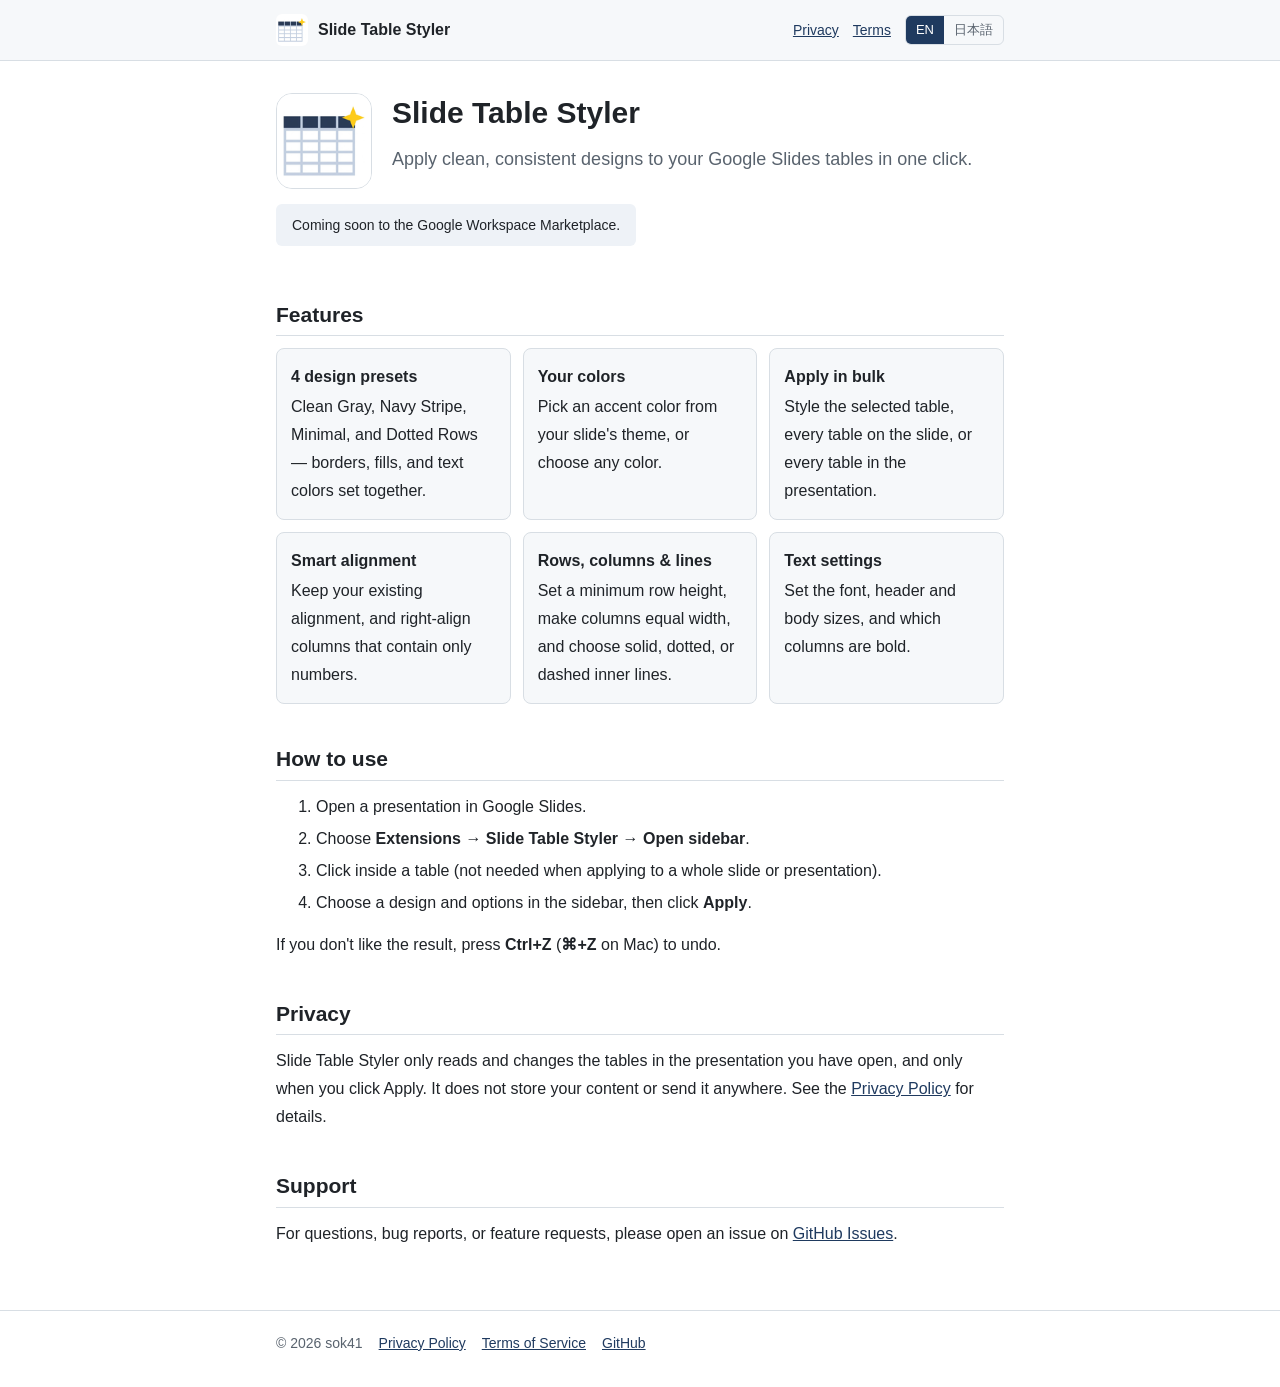
<file: docs/index.html>
<!doctype html>
<html lang="en">
<head>
<meta charset="utf-8">
<meta name="viewport" content="width=device-width, initial-scale=1">
<title>Slide Table Styler</title>
<meta name="description" content="Slide Table Styler is a Google Slides add-on that applies clean, consistent designs to your tables in one click.">
<link rel="icon" href="assets/icon-128.png">
<link rel="stylesheet" href="style.css">
<script src="lang.js"></script>
</head>
<body>
<header class="site">
  <div class="wrap">
    <a class="brand" href="./"><img src="assets/icon-128.png" alt="">Slide Table Styler</a>
    <nav class="site" aria-label="Site">
      <a href="privacy.html"><span lang="en">Privacy</span><span lang="ja">プライバシー</span></a>
      <a href="terms.html"><span lang="en">Terms</span><span lang="ja">利用規約</span></a>
      <span class="lang-switch" role="group" aria-label="Language">
        <button type="button" data-lang="en" aria-pressed="true">EN</button>
        <button type="button" data-lang="ja" aria-pressed="false">日本語</button>
      </span>
    </nav>
  </div>
</header>

<main class="wrap">
  <!-- ===== English ===== -->
  <div lang="en">
    <div class="hero">
      <img src="assets/icon-128.png" alt="Slide Table Styler icon">
      <div>
        <h1>Slide Table Styler</h1>
        <p class="lead">Apply clean, consistent designs to your Google Slides tables in one click.</p>
      </div>
    </div>
    <p class="cta">Coming soon to the Google Workspace Marketplace.</p>

    <h2>Features</h2>
    <ul class="features">
      <li><strong>4 design presets</strong>Clean Gray, Navy Stripe, Minimal, and Dotted Rows — borders, fills, and text colors set together.</li>
      <li><strong>Your colors</strong>Pick an accent color from your slide's theme, or choose any color.</li>
      <li><strong>Apply in bulk</strong>Style the selected table, every table on the slide, or every table in the presentation.</li>
      <li><strong>Smart alignment</strong>Keep your existing alignment, and right-align columns that contain only numbers.</li>
      <li><strong>Rows, columns &amp; lines</strong>Set a minimum row height, make columns equal width, and choose solid, dotted, or dashed inner lines.</li>
      <li><strong>Text settings</strong>Set the font, header and body sizes, and which columns are bold.</li>
    </ul>

    <h2>How to use</h2>
    <ol>
      <li>Open a presentation in Google Slides.</li>
      <li>Choose <strong>Extensions → Slide Table Styler → Open sidebar</strong>.</li>
      <li>Click inside a table (not needed when applying to a whole slide or presentation).</li>
      <li>Choose a design and options in the sidebar, then click <strong>Apply</strong>.</li>
    </ol>
    <p>If you don't like the result, press <strong>Ctrl+Z</strong> (<strong>⌘+Z</strong> on Mac) to undo.</p>

    <h2>Privacy</h2>
    <p>Slide Table Styler only reads and changes the tables in the presentation you have open, and only when you click Apply. It does not store your content or send it anywhere. See the <a href="privacy.html">Privacy Policy</a> for details.</p>

    <h2>Support</h2>
    <p>For questions, bug reports, or feature requests, please open an issue on <a href="https://github.com/sok41/slide-table-styler/issues">GitHub Issues</a>.</p>
  </div>

  <!-- ===== 日本語 ===== -->
  <div lang="ja">
    <div class="hero">
      <img src="assets/icon-128.png" alt="Slide Table Styler のアイコン">
      <div>
        <h1>Slide Table Styler</h1>
        <p class="lead">Googleスライドの表に、整ったデザインをワンクリックで適用するアドオンです。</p>
      </div>
    </div>
    <p class="cta">Google Workspace Marketplace で公開予定です。</p>

    <h2>できること</h2>
    <ul class="features">
      <li><strong>4つのデザイン</strong>クリーン・グレー、ネイビー・ストライプ、ミニマル、ドット区切り。罫線・背景色・文字色をまとめて設定します。</li>
      <li><strong>好きな色に</strong>スライドのテーマの色から選ぶか、好きな色を指定できます。</li>
      <li><strong>まとめて適用</strong>選択中の表、スライド内のすべての表、プレゼンテーション全体の表から選べます。</li>
      <li><strong>揃えを自動で</strong>今の揃えを残したまま、数値だけの列を右揃えにできます。</li>
      <li><strong>行・列と罫線</strong>行の高さの最小値、列幅の均等化、内側の罫線の実線・点線・破線を選べます。</li>
      <li><strong>文字の設定</strong>フォント、見出しと本文の文字サイズ、太字にする列を指定できます。</li>
    </ul>

    <h2>使い方</h2>
    <ol>
      <li>Googleスライドでプレゼンテーションを開きます。</li>
      <li><strong>拡張機能 → Slide Table Styler → サイドバーを開く</strong> を選びます。</li>
      <li>表の中をクリックします（スライド全体・プレゼンテーション全体に適用する場合は不要です）。</li>
      <li>サイドバーでデザインと設定を選び、<strong>適用</strong> を押します。</li>
    </ol>
    <p>元に戻したいときは <strong>Ctrl+Z</strong>（Mac は <strong>⌘+Z</strong>）を押してください。</p>

    <h2>プライバシー</h2>
    <p>Slide Table Styler は、「適用」を押したときに、開いているプレゼンテーションの表だけを読み取って変更します。内容を保存したり、外部に送信したりすることはありません。詳しくは<a href="privacy.html">プライバシーポリシー</a>をご覧ください。</p>

    <h2>サポート</h2>
    <p>ご質問・不具合の報告・機能の要望は、<a href="https://github.com/sok41/slide-table-styler/issues">GitHub Issues</a> にお寄せください。</p>
  </div>
</main>

<footer class="site">
  <div class="wrap">
    <span>© 2026 sok41</span>
    <a href="privacy.html"><span lang="en">Privacy Policy</span><span lang="ja">プライバシーポリシー</span></a>
    <a href="terms.html"><span lang="en">Terms of Service</span><span lang="ja">利用規約</span></a>
    <a href="https://github.com/sok41/slide-table-styler">GitHub</a>
  </div>
</footer>
</body>
</html>
</file>
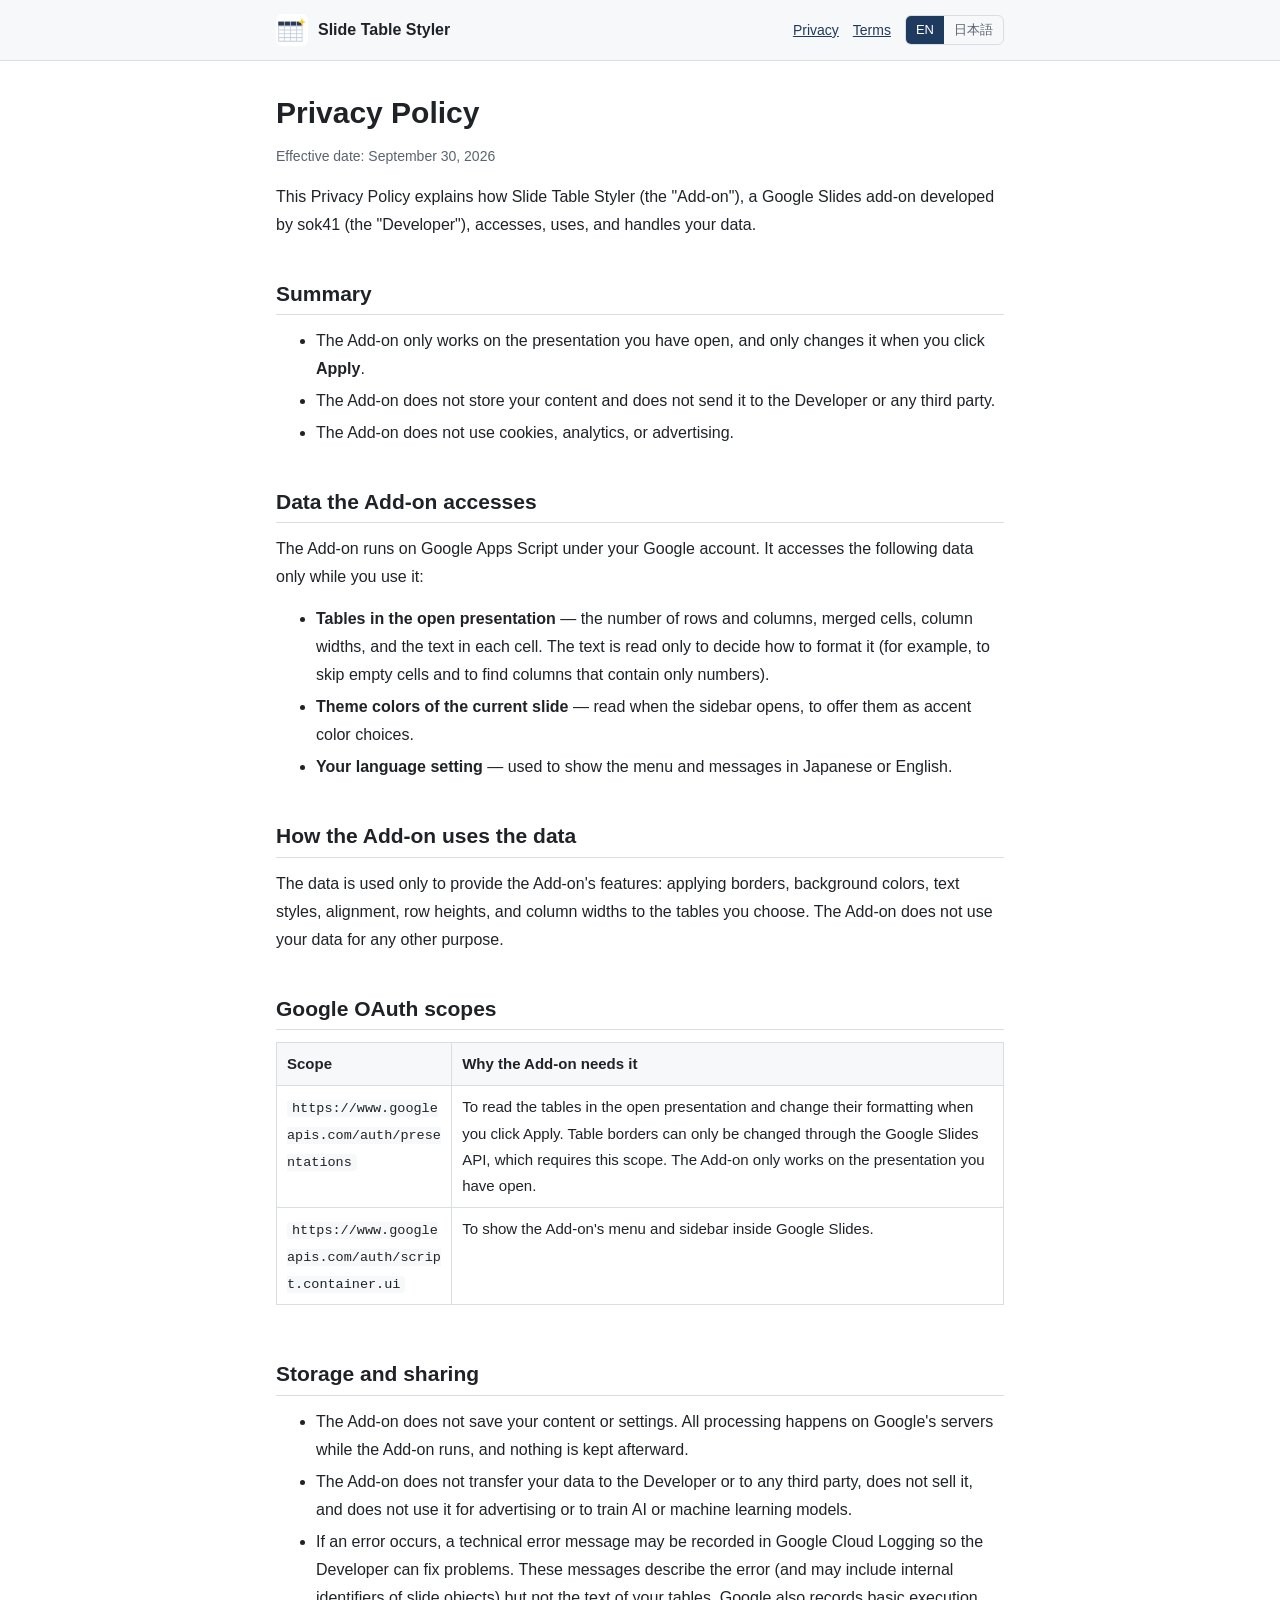
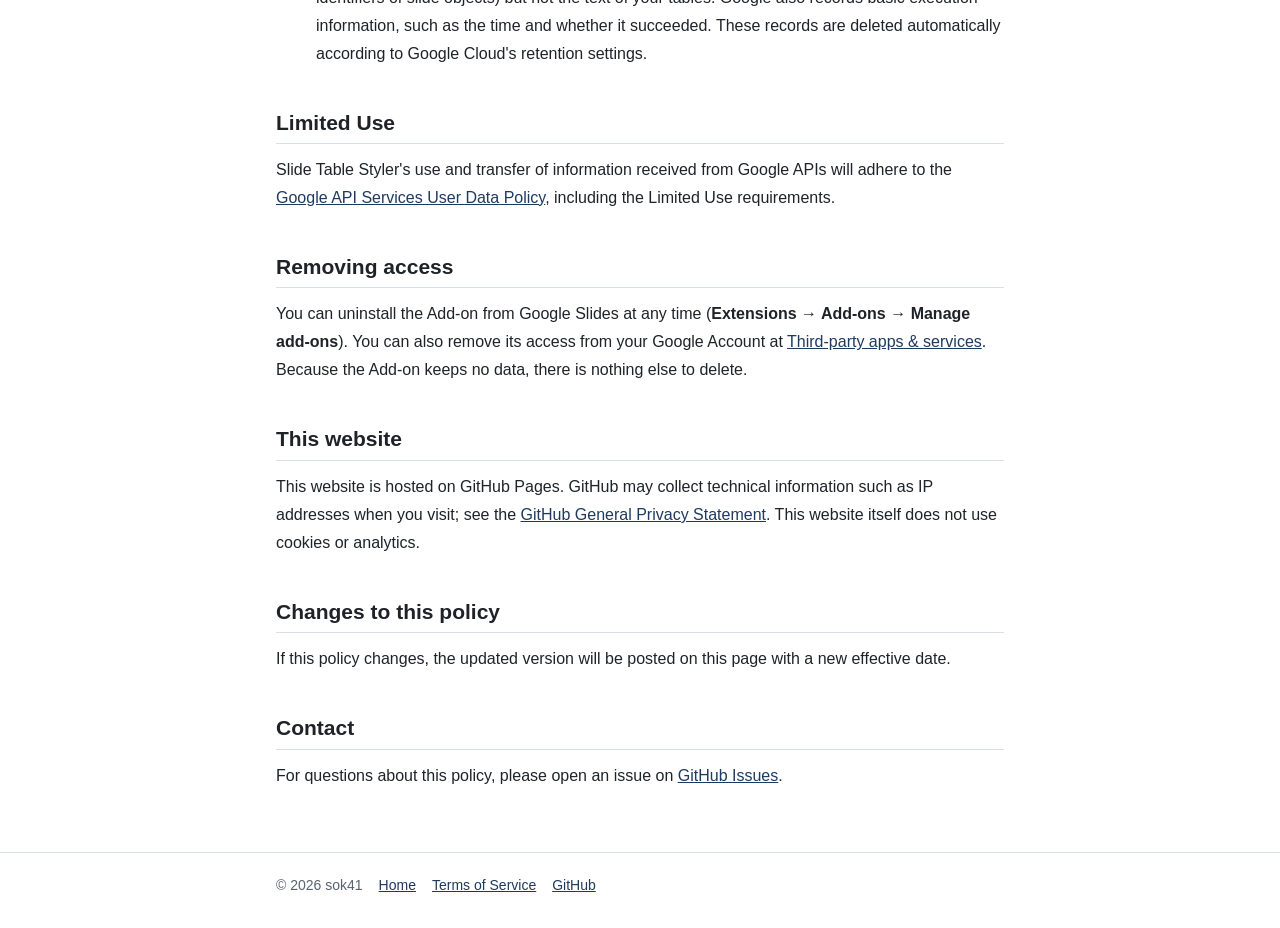
<file: docs/privacy.html>
<!doctype html>
<html lang="en">
<head>
<meta charset="utf-8">
<meta name="viewport" content="width=device-width, initial-scale=1">
<title>Privacy Policy – Slide Table Styler</title>
<meta name="description" content="How Slide Table Styler, a Google Slides add-on, accesses and handles your data.">
<link rel="icon" href="assets/icon-128.png">
<link rel="stylesheet" href="style.css">
<script src="lang.js"></script>
</head>
<body>
<header class="site">
  <div class="wrap">
    <a class="brand" href="./"><img src="assets/icon-128.png" alt="">Slide Table Styler</a>
    <nav class="site" aria-label="Site">
      <a href="privacy.html" aria-current="page"><span lang="en">Privacy</span><span lang="ja">プライバシー</span></a>
      <a href="terms.html"><span lang="en">Terms</span><span lang="ja">利用規約</span></a>
      <span class="lang-switch" role="group" aria-label="Language">
        <button type="button" data-lang="en" aria-pressed="true">EN</button>
        <button type="button" data-lang="ja" aria-pressed="false">日本語</button>
      </span>
    </nav>
  </div>
</header>

<main class="wrap">
  <!-- ===== English ===== -->
  <div lang="en">
    <h1>Privacy Policy</h1>
    <p class="meta">Effective date: September 30, 2026</p>
    <p>This Privacy Policy explains how Slide Table Styler (the "Add-on"), a Google Slides add-on developed by sok41 (the "Developer"), accesses, uses, and handles your data.</p>

    <h2>Summary</h2>
    <ul>
      <li>The Add-on only works on the presentation you have open, and only changes it when you click <strong>Apply</strong>.</li>
      <li>The Add-on does not store your content and does not send it to the Developer or any third party.</li>
      <li>The Add-on does not use cookies, analytics, or advertising.</li>
    </ul>

    <h2>Data the Add-on accesses</h2>
    <p>The Add-on runs on Google Apps Script under your Google account. It accesses the following data only while you use it:</p>
    <ul>
      <li><strong>Tables in the open presentation</strong> — the number of rows and columns, merged cells, column widths, and the text in each cell. The text is read only to decide how to format it (for example, to skip empty cells and to find columns that contain only numbers).</li>
      <li><strong>Theme colors of the current slide</strong> — read when the sidebar opens, to offer them as accent color choices.</li>
      <li><strong>Your language setting</strong> — used to show the menu and messages in Japanese or English.</li>
    </ul>

    <h2>How the Add-on uses the data</h2>
    <p>The data is used only to provide the Add-on's features: applying borders, background colors, text styles, alignment, row heights, and column widths to the tables you choose. The Add-on does not use your data for any other purpose.</p>

    <h2>Google OAuth scopes</h2>
    <div class="table-scroll">
      <table class="scopes">
        <thead><tr><th>Scope</th><th>Why the Add-on needs it</th></tr></thead>
        <tbody>
          <tr>
            <td><code>https://www.googleapis.com/auth/presentations</code></td>
            <td>To read the tables in the open presentation and change their formatting when you click Apply. Table borders can only be changed through the Google Slides API, which requires this scope. The Add-on only works on the presentation you have open.</td>
          </tr>
          <tr>
            <td><code>https://www.googleapis.com/auth/script.container.ui</code></td>
            <td>To show the Add-on's menu and sidebar inside Google Slides.</td>
          </tr>
        </tbody>
      </table>
    </div>

    <h2>Storage and sharing</h2>
    <ul>
      <li>The Add-on does not save your content or settings. All processing happens on Google's servers while the Add-on runs, and nothing is kept afterward.</li>
      <li>The Add-on does not transfer your data to the Developer or to any third party, does not sell it, and does not use it for advertising or to train AI or machine learning models.</li>
      <li>If an error occurs, a technical error message may be recorded in Google Cloud Logging so the Developer can fix problems. These messages describe the error (and may include internal identifiers of slide objects) but not the text of your tables. Google also records basic execution information, such as the time and whether it succeeded. These records are deleted automatically according to Google Cloud's retention settings.</li>
    </ul>

    <h2>Limited Use</h2>
    <p>Slide Table Styler's use and transfer of information received from Google APIs will adhere to the <a href="https://developers.google.com/terms/api-services-user-data-policy">Google API Services User Data Policy</a>, including the Limited Use requirements.</p>

    <h2>Removing access</h2>
    <p>You can uninstall the Add-on from Google Slides at any time (<strong>Extensions → Add-ons → Manage add-ons</strong>). You can also remove its access from your Google Account at <a href="https://myaccount.google.com/connections">Third-party apps &amp; services</a>. Because the Add-on keeps no data, there is nothing else to delete.</p>

    <h2>This website</h2>
    <p>This website is hosted on GitHub Pages. GitHub may collect technical information such as IP addresses when you visit; see the <a href="https://docs.github.com/en/site-policy/privacy-policies/github-general-privacy-statement">GitHub General Privacy Statement</a>. This website itself does not use cookies or analytics.</p>

    <h2>Changes to this policy</h2>
    <p>If this policy changes, the updated version will be posted on this page with a new effective date.</p>

    <h2>Contact</h2>
    <p>For questions about this policy, please open an issue on <a href="https://github.com/sok41/slide-table-styler/issues">GitHub Issues</a>.</p>
  </div>

  <!-- ===== 日本語 ===== -->
  <div lang="ja">
    <h1>プライバシーポリシー</h1>
    <p class="meta">施行日：2026年9月30日</p>
    <p>このプライバシーポリシーは、sok41（以下「開発者」）が提供する Googleスライドのアドオン Slide Table Styler（以下「本アドオン」）が、データにどのようにアクセスし、どのように扱うかを説明するものです。</p>

    <h2>概要</h2>
    <ul>
      <li>本アドオンは、開いているプレゼンテーションだけを対象にし、<strong>「適用」</strong>を押したときにだけ変更します。</li>
      <li>本アドオンは、内容を保存せず、開発者や第三者に送信しません。</li>
      <li>本アドオンは、Cookie、アクセス解析、広告を使いません。</li>
    </ul>

    <h2>本アドオンがアクセスするデータ</h2>
    <p>本アドオンは、利用者の Google アカウントのもとで Google Apps Script 上で動作し、利用中に限り次のデータにアクセスします。</p>
    <ul>
      <li><strong>開いているプレゼンテーションの表</strong>：行と列の数、結合したセル、列幅、各セルの文字。文字は書式の決め方にだけ使います（空のセルを飛ばす、数値だけの列を見つけるなど）。</li>
      <li><strong>表示中のスライドのテーマの色</strong>：サイドバーを開いたときに読み取り、アクセントカラーの候補として表示します。</li>
      <li><strong>言語の設定</strong>：メニューやメッセージを日本語・英語のどちらで表示するかを決めるために使います。</li>
    </ul>

    <h2>データの利用目的</h2>
    <p>データは、本アドオンの機能（選んだ表に罫線・背景色・文字の書式・揃え・行の高さ・列幅を適用すること）を提供するためにだけ使います。それ以外の目的には使いません。</p>

    <h2>Google OAuth のスコープ</h2>
    <div class="table-scroll">
      <table class="scopes">
        <thead><tr><th>スコープ</th><th>必要な理由</th></tr></thead>
        <tbody>
          <tr>
            <td><code>https://www.googleapis.com/auth/presentations</code></td>
            <td>「適用」を押したときに、開いているプレゼンテーションの表を読み取り、書式を変更するため。表の罫線は Google Slides API でしか変更できず、この API にはこのスコープが必要です。本アドオンは開いているプレゼンテーションだけを対象にします。</td>
          </tr>
          <tr>
            <td><code>https://www.googleapis.com/auth/script.container.ui</code></td>
            <td>Googleスライドの中に、本アドオンのメニューとサイドバーを表示するため。</td>
          </tr>
        </tbody>
      </table>
    </div>

    <h2>保存と共有</h2>
    <ul>
      <li>本アドオンは、内容や設定を保存しません。処理は本アドオンの実行中に Google のサーバー上で行われ、終了後に何も残しません。</li>
      <li>本アドオンは、データを開発者や第三者に送信せず、販売せず、広告や AI・機械学習モデルの学習に使いません。</li>
      <li>エラーが起きた場合、開発者が不具合を直すために、技術的なエラーメッセージが Google Cloud Logging に記録されることがあります。これはエラーの内容を示すもので（スライド内のオブジェクトの内部 ID を含むことがあります）、表の文字は含みません。また Google は、実行日時や成功・失敗などの基本的な実行情報を記録します。これらの記録は Google Cloud の保持期間の設定に従って自動で削除されます。</li>
    </ul>

    <h2>Limited Use（利用の制限）</h2>
    <p>Slide Table Styler による Google API から受け取った情報の利用と転送は、Limited Use の要件を含む <a href="https://developers.google.com/terms/api-services-user-data-policy">Google API サービスのユーザーデータに関するポリシー</a>に従います。</p>

    <h2>アクセス権の削除</h2>
    <p>本アドオンは、Googleスライドの <strong>拡張機能 → アドオン → アドオンを管理</strong> からいつでもアンインストールできます。また、Google アカウントの<a href="https://myaccount.google.com/connections">サードパーティのアプリとサービス</a>からアクセス権を削除できます。本アドオンはデータを保存しないため、ほかに削除が必要なものはありません。</p>

    <h2>このウェブサイトについて</h2>
    <p>このウェブサイトは GitHub Pages で公開しています。閲覧時に GitHub が IP アドレスなどの技術的な情報を収集することがあります。詳しくは <a href="https://docs.github.com/ja/site-policy/privacy-policies/github-general-privacy-statement">GitHub のプライバシーに関する声明</a>をご覧ください。このウェブサイト自体は、Cookie やアクセス解析を使いません。</p>

    <h2>このポリシーの変更</h2>
    <p>このポリシーを変更する場合は、新しい施行日とともにこのページに掲載します。</p>

    <h2>お問い合わせ</h2>
    <p>このポリシーについてのご質問は、<a href="https://github.com/sok41/slide-table-styler/issues">GitHub Issues</a> にお寄せください。</p>
  </div>
</main>

<footer class="site">
  <div class="wrap">
    <span>© 2026 sok41</span>
    <a href="./"><span lang="en">Home</span><span lang="ja">ホーム</span></a>
    <a href="terms.html"><span lang="en">Terms of Service</span><span lang="ja">利用規約</span></a>
    <a href="https://github.com/sok41/slide-table-styler">GitHub</a>
  </div>
</footer>
</body>
</html>
</file>
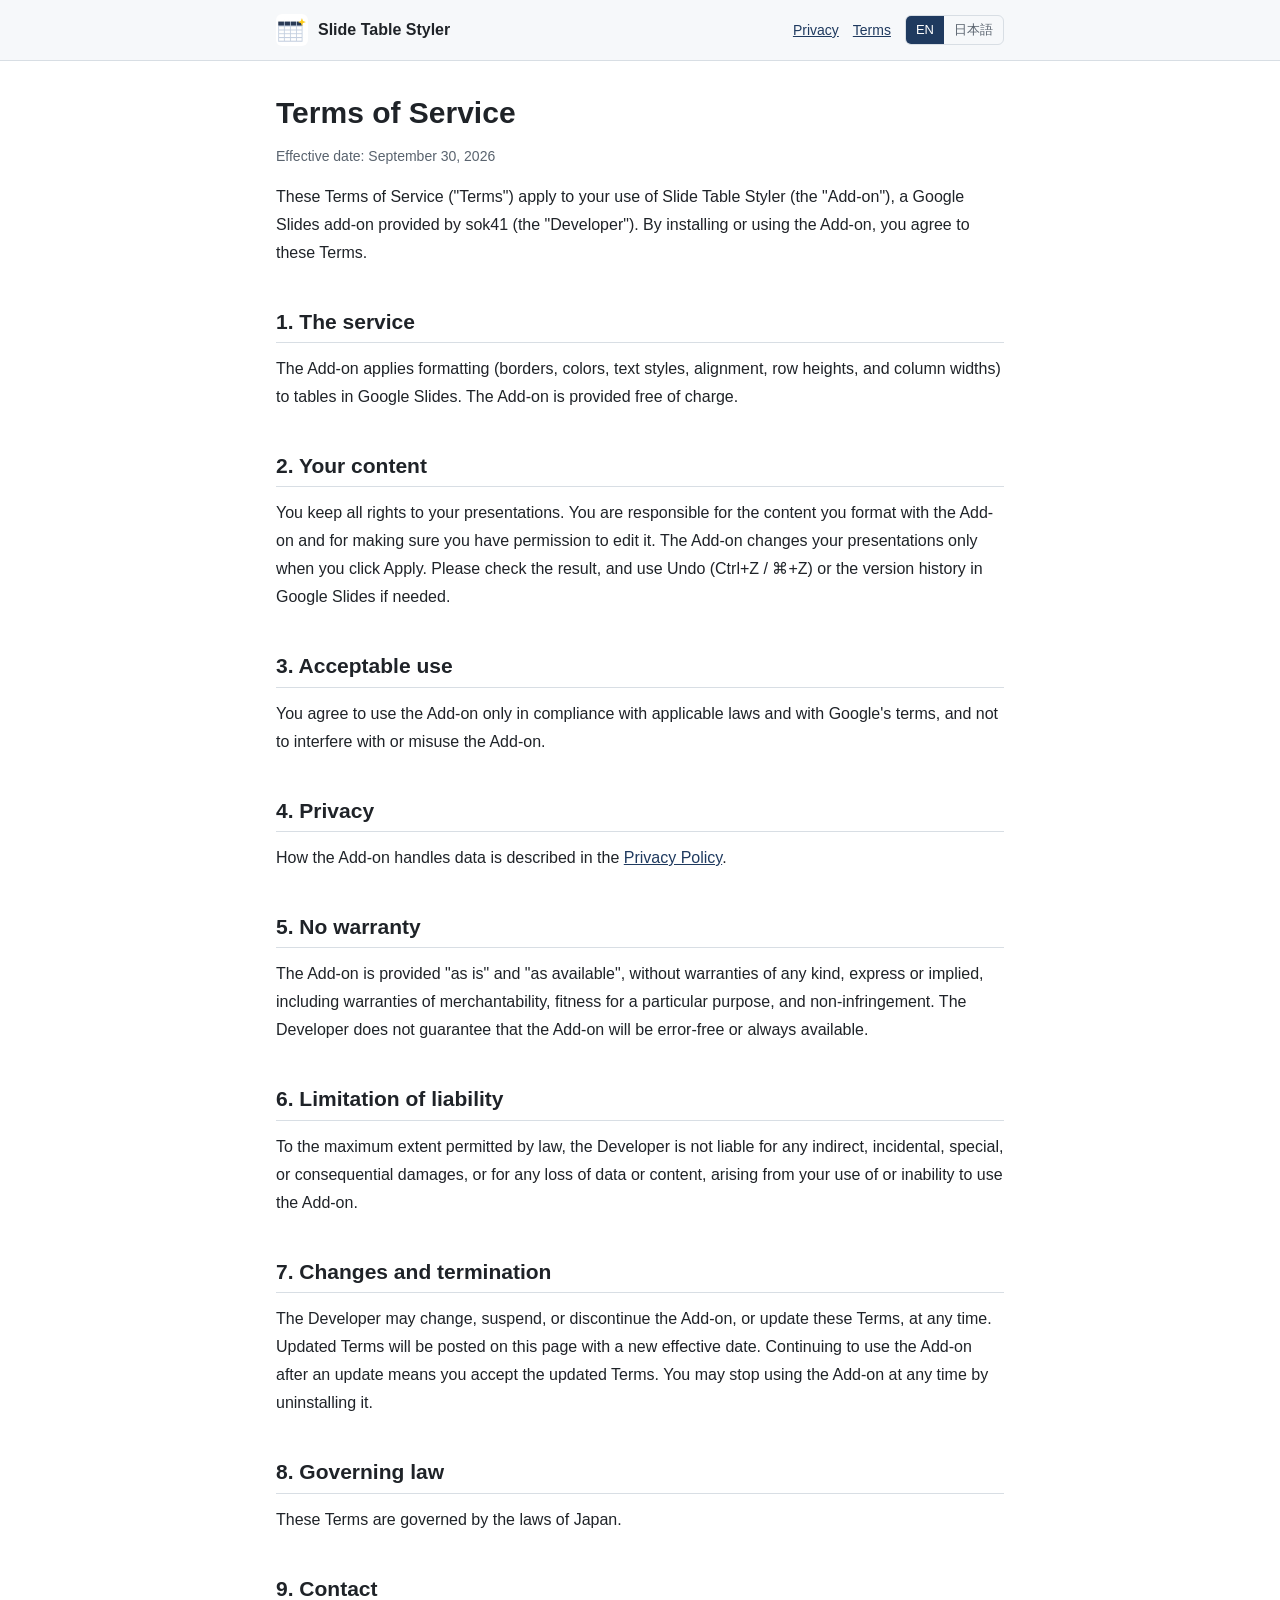
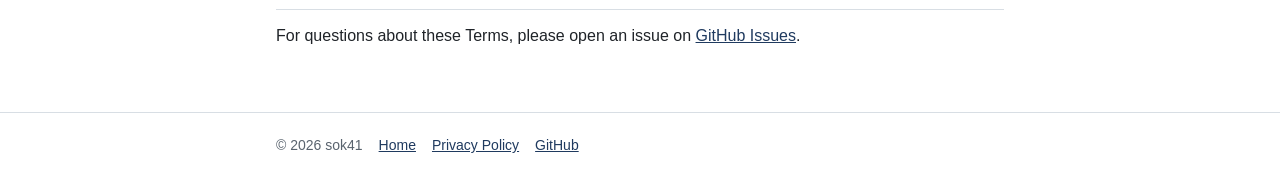
<file: docs/terms.html>
<!doctype html>
<html lang="en">
<head>
<meta charset="utf-8">
<meta name="viewport" content="width=device-width, initial-scale=1">
<title>Terms of Service – Slide Table Styler</title>
<meta name="description" content="Terms of Service for Slide Table Styler, a Google Slides add-on.">
<link rel="icon" href="assets/icon-128.png">
<link rel="stylesheet" href="style.css">
<script src="lang.js"></script>
</head>
<body>
<header class="site">
  <div class="wrap">
    <a class="brand" href="./"><img src="assets/icon-128.png" alt="">Slide Table Styler</a>
    <nav class="site" aria-label="Site">
      <a href="privacy.html"><span lang="en">Privacy</span><span lang="ja">プライバシー</span></a>
      <a href="terms.html" aria-current="page"><span lang="en">Terms</span><span lang="ja">利用規約</span></a>
      <span class="lang-switch" role="group" aria-label="Language">
        <button type="button" data-lang="en" aria-pressed="true">EN</button>
        <button type="button" data-lang="ja" aria-pressed="false">日本語</button>
      </span>
    </nav>
  </div>
</header>

<main class="wrap">
  <!-- ===== English ===== -->
  <div lang="en">
    <h1>Terms of Service</h1>
    <p class="meta">Effective date: September 30, 2026</p>
    <p>These Terms of Service ("Terms") apply to your use of Slide Table Styler (the "Add-on"), a Google Slides add-on provided by sok41 (the "Developer"). By installing or using the Add-on, you agree to these Terms.</p>

    <h2>1. The service</h2>
    <p>The Add-on applies formatting (borders, colors, text styles, alignment, row heights, and column widths) to tables in Google Slides. The Add-on is provided free of charge.</p>

    <h2>2. Your content</h2>
    <p>You keep all rights to your presentations. You are responsible for the content you format with the Add-on and for making sure you have permission to edit it. The Add-on changes your presentations only when you click Apply. Please check the result, and use Undo (Ctrl+Z / ⌘+Z) or the version history in Google Slides if needed.</p>

    <h2>3. Acceptable use</h2>
    <p>You agree to use the Add-on only in compliance with applicable laws and with Google's terms, and not to interfere with or misuse the Add-on.</p>

    <h2>4. Privacy</h2>
    <p>How the Add-on handles data is described in the <a href="privacy.html">Privacy Policy</a>.</p>

    <h2>5. No warranty</h2>
    <p>The Add-on is provided "as is" and "as available", without warranties of any kind, express or implied, including warranties of merchantability, fitness for a particular purpose, and non-infringement. The Developer does not guarantee that the Add-on will be error-free or always available.</p>

    <h2>6. Limitation of liability</h2>
    <p>To the maximum extent permitted by law, the Developer is not liable for any indirect, incidental, special, or consequential damages, or for any loss of data or content, arising from your use of or inability to use the Add-on.</p>

    <h2>7. Changes and termination</h2>
    <p>The Developer may change, suspend, or discontinue the Add-on, or update these Terms, at any time. Updated Terms will be posted on this page with a new effective date. Continuing to use the Add-on after an update means you accept the updated Terms. You may stop using the Add-on at any time by uninstalling it.</p>

    <h2>8. Governing law</h2>
    <p>These Terms are governed by the laws of Japan.</p>

    <h2>9. Contact</h2>
    <p>For questions about these Terms, please open an issue on <a href="https://github.com/sok41/slide-table-styler/issues">GitHub Issues</a>.</p>
  </div>

  <!-- ===== 日本語 ===== -->
  <div lang="ja">
    <h1>利用規約</h1>
    <p class="meta">施行日：2026年9月30日</p>
    <p>この利用規約（以下「本規約」）は、sok41（以下「開発者」）が提供する Googleスライドのアドオン Slide Table Styler（以下「本アドオン」）の利用に適用されます。本アドオンをインストールまたは利用した時点で、本規約に同意したものとみなします。</p>

    <h2>1. サービスの内容</h2>
    <p>本アドオンは、Googleスライドの表に書式（罫線・色・文字の書式・揃え・行の高さ・列幅）を適用します。本アドオンは無料で提供します。</p>

    <h2>2. 利用者のコンテンツ</h2>
    <p>プレゼンテーションに関する権利は、すべて利用者に帰属します。本アドオンで書式を変更する内容と、その編集権限があることについては、利用者が責任を負います。本アドオンは「適用」を押したときにだけプレゼンテーションを変更します。結果を確認し、必要に応じて元に戻す（Ctrl+Z / ⌘+Z）や Googleスライドの変更履歴をご利用ください。</p>

    <h2>3. 禁止事項</h2>
    <p>利用者は、法令と Google の規約に従って本アドオンを利用し、本アドオンの運営を妨げたり、不正に利用したりしないものとします。</p>

    <h2>4. プライバシー</h2>
    <p>本アドオンによるデータの取り扱いは、<a href="privacy.html">プライバシーポリシー</a>に定めます。</p>

    <h2>5. 保証の否認</h2>
    <p>本アドオンは「現状のまま」かつ「提供可能な範囲で」提供され、商品性、特定目的への適合性、権利の非侵害を含め、明示・黙示を問わずいかなる保証もしません。開発者は、本アドオンに誤りがないことや、常に利用できることを保証しません。</p>

    <h2>6. 責任の制限</h2>
    <p>法令で認められる最大の範囲で、開発者は、本アドオンの利用または利用できないことによって生じた間接的・付随的・特別・結果的な損害、およびデータや内容の損失について責任を負いません。</p>

    <h2>7. 変更と終了</h2>
    <p>開発者は、いつでも本アドオンを変更・停止・終了し、本規約を改定することがあります。改定した本規約は、新しい施行日とともにこのページに掲載します。改定後も本アドオンを利用した場合は、改定後の本規約に同意したものとみなします。利用者は、本アドオンをアンインストールすることで、いつでも利用をやめられます。</p>

    <h2>8. 準拠法</h2>
    <p>本規約は日本法に準拠します。</p>

    <h2>9. お問い合わせ</h2>
    <p>本規約についてのご質問は、<a href="https://github.com/sok41/slide-table-styler/issues">GitHub Issues</a> にお寄せください。</p>
  </div>
</main>

<footer class="site">
  <div class="wrap">
    <span>© 2026 sok41</span>
    <a href="./"><span lang="en">Home</span><span lang="ja">ホーム</span></a>
    <a href="privacy.html"><span lang="en">Privacy Policy</span><span lang="ja">プライバシーポリシー</span></a>
    <a href="https://github.com/sok41/slide-table-styler">GitHub</a>
  </div>
</footer>
</body>
</html>
</file>
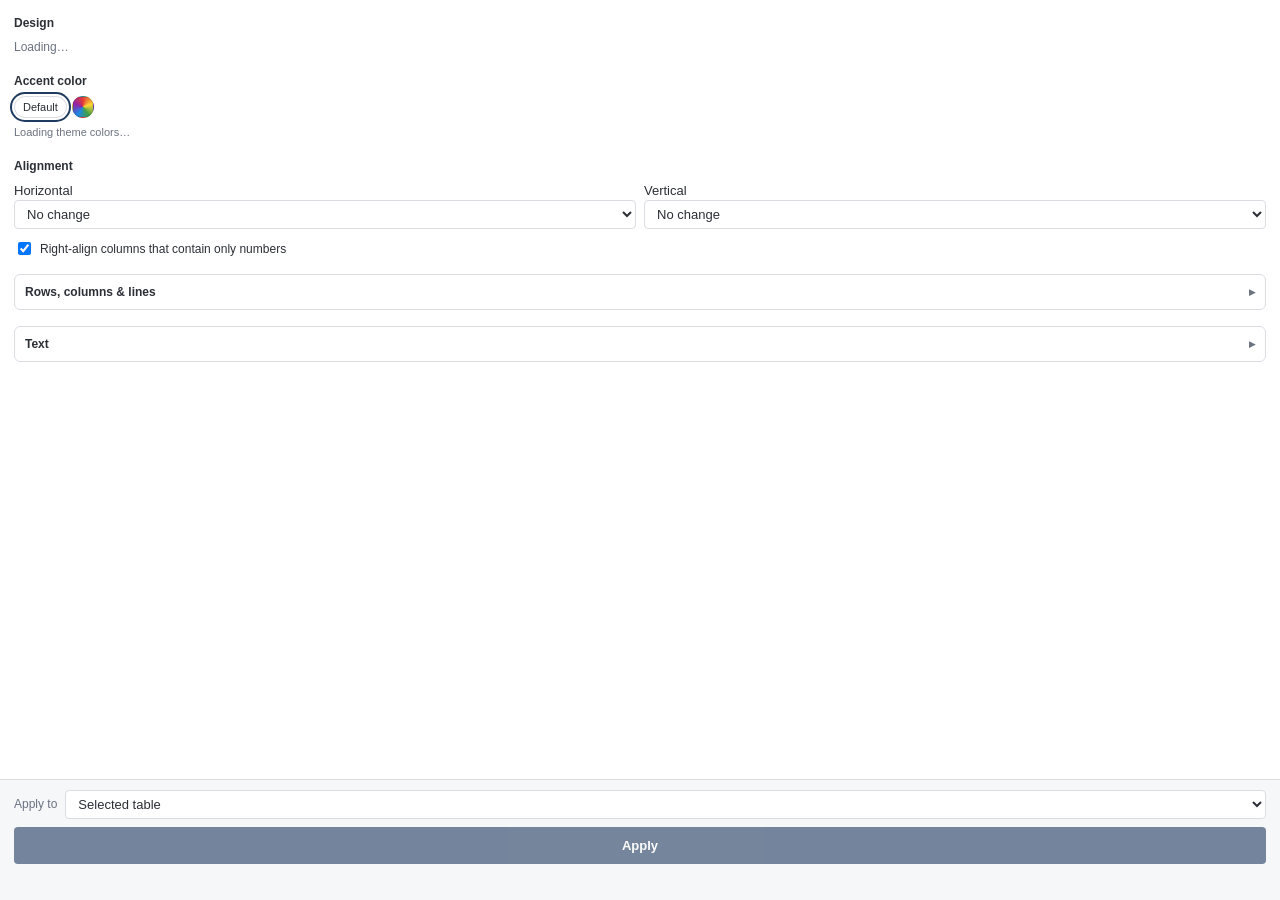
<file: src/Sidebar.html>
<!DOCTYPE html>
<html lang="ja">
<head>
<base target="_top">
<style>
  :root {
    --ink: #2B2F36;
    --muted: #6B7280;
    --line: #DADDE2;
    --focus: #1F3A5F;
    --bg: #FFFFFF;
    --soft: #F6F7F9;
  }
  * { box-sizing: border-box; }
  html, body { height: 100%; }
  body {
    margin: 0;
    display: flex; flex-direction: column;
    font-family: "Noto Sans JP", "Hiragino Sans", "Yu Gothic UI", sans-serif;
    font-size: 13px; line-height: 1.5; color: var(--ink); background: var(--bg);
  }

  /* 設定はスクロール、適用ボタンは常に下に表示 */
  main { flex: 1; overflow-y: auto; padding: 14px 14px 4px; }
  footer {
    flex: none; padding: 10px 14px 12px;
    border-top: 1px solid var(--line); background: var(--soft);
  }

  h2 { font-size: 12px; font-weight: 700; margin: 0 0 6px; }
  section { margin-bottom: 16px; }

  /* プリセット：2列のミニ表。見た目は Code.js の定義から作る */
  .presets { display: grid; grid-template-columns: repeat(2, 1fr); gap: 6px; }
  .presets .loading { grid-column: 1 / -1; color: var(--muted); font-size: 12px; }
  .preset {
    display: flex; flex-direction: column; gap: 5px;
    width: 100%; padding: 6px; text-align: left; cursor: pointer;
    background: var(--bg); border: 1px solid var(--line); border-radius: 6px;
    font: inherit; color: inherit;
  }
  .preset:hover { border-color: #AEB4BD; }
  .preset:focus-visible { outline: 2px solid var(--focus); outline-offset: 2px; }
  .preset[aria-pressed="true"] { border-color: var(--focus); box-shadow: inset 0 0 0 1px var(--focus); }
  .preset .label { font-size: 11px; line-height: 1.35; word-break: keep-all; overflow-wrap: anywhere; }
  .preset[aria-pressed="true"] .label { font-weight: 700; }
  .mini { width: 100%; border-collapse: collapse; table-layout: fixed; }
  .mini td { height: 9px; padding: 0; }

  /* アクセントカラー */
  .swatches { display: flex; flex-wrap: wrap; gap: 5px; align-items: center; }
  .swatch {
    position: relative; width: 22px; height: 22px; padding: 0; cursor: pointer;
    border: 1px solid rgba(0, 0, 0, .15); border-radius: 50%; background: var(--swatch, #FFF);
  }
  .swatch:focus-visible, .swatch:focus-within { outline: 2px solid var(--focus); outline-offset: 2px; }
  .swatch[aria-pressed="true"], .swatch.selected { box-shadow: 0 0 0 2px var(--bg), 0 0 0 4px var(--focus); }
  .swatch.default {
    width: auto; padding: 0 8px; border-radius: 11px; border-color: var(--line);
    font: inherit; font-size: 11px; color: var(--ink); background: var(--bg);
  }
  .swatch.custom {
    background: conic-gradient(#E53935, #FDD835, #43A047, #1E88E5, #8E24AA, #E53935);
  }
  .swatch.custom input { position: absolute; inset: 0; width: 100%; height: 100%; opacity: 0; cursor: pointer; border: 0; padding: 0; }
  .note { margin: 6px 0 0; font-size: 11px; color: var(--muted); }

  /* 入力欄 */
  .row { display: grid; grid-template-columns: 1fr 1fr; gap: 8px; }
  .field { margin-bottom: 10px; }
  .field > label { display: block; font-size: 12px; color: var(--muted); margin-bottom: 3px; }
  input[type="text"], input[type="number"], select {
    width: 100%; padding: 5px 8px; font: inherit; color: inherit;
    border: 1px solid var(--line); border-radius: 4px; background: var(--bg);
  }
  input:focus-visible, select:focus-visible { outline: 2px solid var(--focus); outline-offset: 1px; }
  .check { display: flex; align-items: center; gap: 6px; font-size: 12px; }

  /* 文字の設定は折りたたむ */
  details { border: 1px solid var(--line); border-radius: 6px; }
  summary {
    display: flex; justify-content: space-between; align-items: center; gap: 8px;
    padding: 8px 10px; cursor: pointer; list-style: none;
    font-size: 12px; font-weight: 700;
  }
  summary::-webkit-details-marker { display: none; }
  summary::after { content: "▸"; color: var(--muted); transition: transform .15s; }
  details[open] summary::after { transform: rotate(90deg); }
  summary:focus-visible { outline: 2px solid var(--focus); outline-offset: 2px; border-radius: 6px; }
  summary .current { flex: 1; font-weight: 400; color: var(--muted); font-size: 11px; text-align: right;
    white-space: nowrap; overflow: hidden; text-overflow: ellipsis; }
  details .body { padding: 2px 10px 4px; }

  /* フッター */
  .scope { display: flex; align-items: center; gap: 8px; margin-bottom: 8px; }
  .scope label { flex: none; font-size: 12px; color: var(--muted); }
  button.apply {
    width: 100%; padding: 9px; cursor: pointer;
    background: var(--focus); color: #FFF; border: 0; border-radius: 4px;
    font: inherit; font-weight: 700;
  }
  button.apply:hover:not(:disabled) { background: #173050; }
  button.apply:disabled { opacity: .6; cursor: wait; }
  button.apply:focus-visible { outline: 2px solid var(--ink); outline-offset: 2px; }

  #status { margin-top: 6px; font-size: 12px; min-height: 1.5em; color: var(--muted); }
  #status.done { color: #1E6B3A; }
  #status.error { color: #B42318; }
</style>
</head>
<body>
  <main>
    <section>
      <h2 data-i18n="design"></h2>
      <div class="presets" id="presets"><span class="loading" data-i18n="loading"></span></div>
    </section>

    <section>
      <h2 id="accentHeading" data-i18n="accent"></h2>
      <div class="swatches" id="swatches" role="group" aria-labelledby="accentHeading">
        <button type="button" class="swatch default" data-color="" aria-pressed="true" data-i18n="default" data-i18n-title="defaultTitle"></button>
        <label class="swatch custom" id="customSwatch" data-i18n-title="customColor">
          <input type="color" id="customColor" value="#1F3A5F" data-i18n-aria-label="customColor">
        </label>
      </div>
      <p class="note" id="themeNote" data-i18n="themeLoading"></p>
    </section>

    <section>
      <h2 data-i18n="alignment"></h2>
      <div class="row field">
        <div>
          <label for="hAlign" data-i18n="horizontal"></label>
          <select id="hAlign">
            <option value="KEEP" selected data-i18n="keep"></option>
            <option value="START" data-i18n="left"></option>
            <option value="CENTER" data-i18n="center"></option>
          </select>
        </div>
        <div>
          <label for="vAlign" data-i18n="vertical"></label>
          <select id="vAlign">
            <option value="KEEP" selected data-i18n="keep"></option>
            <option value="TOP" data-i18n="top"></option>
            <option value="MIDDLE" data-i18n="middle"></option>
          </select>
        </div>
      </div>
      <label class="check"><input type="checkbox" id="alignNumbers" checked> <span data-i18n="alignNumbers"></span></label>
    </section>

    <section>
      <details id="layoutSettings">
        <summary><span data-i18n="layout"></span><span class="current" id="layoutSummary"></span></summary>
        <div class="body">
          <div class="row field">
            <div>
              <label for="minRowHeight" data-i18n="minRowHeight"></label>
              <input type="number" id="minRowHeight" min="1" max="200" data-i18n-placeholder="keep">
            </div>
            <div>
              <label for="innerDash" data-i18n="innerDash"></label>
              <select id="innerDash">
                <option value="KEEP" selected data-i18n="asDesigned"></option>
                <option value="SOLID" data-i18n="solid"></option>
                <option value="DOT" data-i18n="dotted"></option>
                <option value="DASH" data-i18n="dashed"></option>
              </select>
            </div>
          </div>
          <div class="field">
            <label class="check"><input type="checkbox" id="equalColumns"> <span data-i18n="equalColumns"></span></label>
          </div>
        </div>
      </details>
    </section>

    <section>
      <details id="textSettings">
        <summary><span data-i18n="text"></span><span class="current" id="textSummary"></span></summary>
        <div class="body">
          <div class="field">
            <label for="fontFamily" data-i18n="font"></label>
            <input type="text" id="fontFamily">
          </div>
          <div class="row field">
            <div>
              <label for="headerFontSize" data-i18n="headerSize"></label>
              <input type="number" id="headerFontSize" min="6" max="48" data-i18n-placeholder="keep">
            </div>
            <div>
              <label for="bodyFontSize" data-i18n="bodySize"></label>
              <input type="number" id="bodyFontSize" min="6" max="48" data-i18n-placeholder="keep">
            </div>
          </div>
          <div class="field">
            <label for="boldColumns" data-i18n="boldColumns"></label>
            <input type="text" id="boldColumns" value="1">
          </div>
          <div class="field">
            <label class="check"><input type="checkbox" id="headerBold" checked> <span data-i18n="headerBold"></span></label>
          </div>
        </div>
      </details>
    </section>
  </main>

  <footer>
    <div class="scope">
      <label for="scope" data-i18n="applyTo"></label>
      <select id="scope">
        <option value="selection" selected data-i18n="scopeSelection"></option>
        <option value="slide" data-i18n="scopeSlide"></option>
        <option value="all" data-i18n="scopeAll"></option>
      </select>
    </div>
    <button class="apply" id="apply" disabled data-i18n="apply"></button>
    <div id="status" role="status" aria-live="polite"></div>
  </footer>

<script>
  // ----- 表示言語：Chrome の表示言語が日本語なら日本語、それ以外は英語 -----
  const LANG = /^ja/i.test(navigator.language || '') ? 'ja' : 'en';
  const I18N = {
    ja: {
      design: 'デザイン', loading: '読み込み中…', loadFailed: 'プリセットを読み込めませんでした: ',
      accent: 'アクセントカラー', default: '既定', defaultTitle: 'プリセットの色を使う', customColor: '好きな色を選ぶ',
      themeLoading: 'テーマの色を読み込み中…', themeColor: 'テーマの色',
      themeNote: '丸はスライドのテーマの色です。「既定」はデザインごとの色です。',
      noThemeNote: '「既定」はデザインごとの色です。右端の丸で好きな色を選べます。',
      alignment: '揃え', horizontal: '横', vertical: '縦', keep: '変更しない',
      left: '左揃え', center: '中央揃え', top: '上揃え', middle: '中央揃え',
      alignNumbers: '数値だけの列を右揃えにする',
      layout: '行・列と罫線', minRowHeight: '行の高さの最小(pt)', innerDash: '内側の罫線',
      asDesigned: '既定', solid: '実線', dotted: '点線', dashed: '破線',
      equalColumns: '列幅をそろえる（表全体の幅は変えない）',
      sumRowHeight: h => `行 ${h}pt以上`, sumEqualColumns: '列幅そろえる', sumInnerDash: d => `内側 ${d}`,
      text: '文字の設定', font: 'フォント（空欄なら変更しない）', defaultFont: 'Noto Sans JP',
      headerSize: '見出し(pt)', bodySize: '本文(pt)', boldColumns: '太字にする列（例：1,4）', headerBold: '見出し行を太字にする',
      sumBoldColumns: c => `太字列 ${c}`, noChange: '変更しない', separator: '・',
      applyTo: '適用先', scopeSelection: '選択中の表', scopeSlide: 'このスライドのすべての表', scopeAll: 'すべてのスライドの表',
      apply: '適用', applying: '適用中…',
      hintSelection: '表の中をクリックしてから「適用」を押してください。',
      hintSlide: '開いているスライドの表すべてに適用します。',
      hintAll: 'プレゼンテーション内の表すべてに適用します。',
    },
    en: {
      design: 'Design', loading: 'Loading…', loadFailed: "Couldn't load designs: ",
      accent: 'Accent color', default: 'Default', defaultTitle: "Use the design's own color", customColor: 'Pick any color',
      themeLoading: 'Loading theme colors…', themeColor: 'Theme color',
      themeNote: 'Circles are your slide\'s theme colors. "Default" uses each design\'s own color.',
      noThemeNote: '"Default" uses each design\'s own color. Use the last circle to pick any color.',
      alignment: 'Alignment', horizontal: 'Horizontal', vertical: 'Vertical', keep: 'No change',
      left: 'Left', center: 'Center', top: 'Top', middle: 'Middle',
      alignNumbers: 'Right-align columns that contain only numbers',
      layout: 'Rows, columns & lines', minRowHeight: 'Min height (pt)', innerDash: 'Inner lines',
      asDesigned: 'Default', solid: 'Solid', dotted: 'Dotted', dashed: 'Dashed',
      equalColumns: 'Make columns equal width (keeps the table width)',
      sumRowHeight: h => `Rows ≥ ${h}pt`, sumEqualColumns: 'Equal columns', sumInnerDash: d => `Inner: ${d}`,
      text: 'Text', font: 'Font (leave blank for no change)', defaultFont: '',
      headerSize: 'Header (pt)', bodySize: 'Body (pt)', boldColumns: 'Bold columns (e.g. 1,4)', headerBold: 'Bold header row',
      sumBoldColumns: c => `Bold cols ${c}`, noChange: 'No change', separator: ' · ',
      applyTo: 'Apply to', scopeSelection: 'Selected table', scopeSlide: 'All tables on this slide', scopeAll: 'All tables in presentation',
      apply: 'Apply', applying: 'Applying…',
      hintSelection: 'Click inside a table, then click "Apply".',
      hintSlide: 'Applies to every table on the current slide.',
      hintAll: 'Applies to every table in the presentation.',
    },
  }[LANG];

  document.documentElement.lang = LANG;
  document.querySelectorAll('[data-i18n]').forEach(el => { el.textContent = I18N[el.dataset.i18n]; });
  document.querySelectorAll('[data-i18n-title]').forEach(el => { el.title = I18N[el.dataset.i18nTitle]; });
  document.querySelectorAll('[data-i18n-placeholder]').forEach(el => { el.placeholder = I18N[el.dataset.i18nPlaceholder]; });
  document.querySelectorAll('[data-i18n-aria-label]').forEach(el => el.setAttribute('aria-label', I18N[el.dataset.i18nAriaLabel]));
  document.getElementById('fontFamily').value = I18N.defaultFont;

  const MINI_ROWS = 4;
  const MINI_COLS = 4;
  const HINTS = {
    selection: I18N.hintSelection,
    slide: I18N.hintSlide,
    all: I18N.hintAll,
  };
  const DASH_CSS = { SOLID: 'solid', DOT: 'dotted', DASH: 'dashed' };
  let presets = [];
  let selected = null;
  let accent = '';  // 空ならプリセットの既定の色

  const $ = id => document.getElementById(id);
  const wrap = $('presets');
  const swatches = $('swatches');
  const applyBtn = $('apply');
  const status = $('status');
  const scope = $('scope');

  google.script.run
    .withSuccessHandler(renderPresets)
    .withFailureHandler(err => {
      wrap.textContent = '';
      showStatus(I18N.loadFailed + err.message, 'error');
    })
    .getPresets();

  google.script.run
    .withSuccessHandler(renderThemeColors)
    .withFailureHandler(() => renderThemeColors([]))
    .getThemeColors();

  function renderPresets(list) {
    presets = list;
    wrap.textContent = '';
    selected = presets[0].key;
    presets.forEach(p => {
      const btn = document.createElement('button');
      btn.type = 'button';
      btn.className = 'preset';
      const name = p.name[LANG];
      btn.title = name;
      btn.dataset.key = p.key;
      btn.setAttribute('aria-pressed', p.key === selected);
      const label = document.createElement('span');
      label.className = 'label';
      // 「・」の後と「（」の前でだけ改行する
      name.split(/(?<=・)|(?=（)/).forEach((part, i) => {
        if (i > 0) label.appendChild(document.createElement('wbr'));
        label.appendChild(document.createTextNode(part));
      });
      btn.append(document.createElement('span'), label);
      btn.addEventListener('click', () => {
        selected = p.key;
        wrap.querySelectorAll('.preset').forEach(b => b.setAttribute('aria-pressed', 'false'));
        btn.setAttribute('aria-pressed', 'true');
      });
      wrap.appendChild(btn);
    });
    refreshPreviews();
    applyBtn.disabled = false;
  }

  // アクセントカラーや線種を変えたら、プレビューを描き直す
  function refreshPreviews() {
    presets.forEach(p => {
      const btn = wrap.querySelector(`[data-key="${p.key}"]`);
      btn.firstChild.replaceWith(miniTable(resolvePreset(p, accent, $('innerDash').value)));
    });
  }

  // ----- 色と線種の解決（Code.js の resolvePreset_ と同じ規則） -----
  function resolvePreset(p, accentColor, innerDash) {
    const base = /^#[0-9A-F]{6}$/i.test(accentColor || '') ? accentColor : p.accent;
    const color = value => resolveColor(value, base);
    const headerFill = color(p.headerFill);
    const dash = innerDash && innerDash !== 'KEEP' ? innerDash : null;
    return Object.assign({}, p, {
      headerFill: headerFill,
      headerText: p.headerText === 'auto' ? readableTextColor(headerFill) : color(p.headerText),
      bodyFill: color(p.bodyFill),
      stripeFill: color(p.stripeFill),
      bodyText: color(p.bodyText),
      borders: p.borders.map(b => Object.assign({}, b, {
        color: color(b.color),
        dash: dash && b.position.indexOf('INNER') === 0 ? dash : b.dash,
      })),
    });
  }

  function resolveColor(value, base) {
    const m = /^accent(?:\/(\d+))?$/.exec(value || '');
    if (!m) return value;
    if (!m[1]) return base;
    const ratio = Number(m[1]) / 100;
    const rgb = hexToRgb(base);
    return '#' + rgb.map(v => Math.round((v * ratio + (1 - ratio)) * 255).toString(16).padStart(2, '0')).join('').toUpperCase();
  }

  function readableTextColor(background) {
    const [r, g, b] = hexToRgb(background);
    return 0.299 * r + 0.587 * g + 0.114 * b > 0.6 ? '#222222' : '#FFFFFF';
  }

  function hexToRgb(hex) {
    const h = hex.replace('#', '');
    return [0, 2, 4].map(i => parseInt(h.substring(i, i + 2), 16) / 255);
  }

  // ----- アクセントカラーの選択 -----
  function renderThemeColors(colors) {
    const custom = $('customSwatch');
    colors.forEach(c => {
      const btn = document.createElement('button');
      btn.type = 'button';
      btn.className = 'swatch';
      btn.dataset.color = c;
      btn.title = `${I18N.themeColor} ${c}`;
      btn.setAttribute('aria-label', `${I18N.themeColor} ${c}`);
      btn.setAttribute('aria-pressed', 'false');
      btn.style.setProperty('--swatch', c);
      swatches.insertBefore(btn, custom);
    });
    $('themeNote').textContent = colors.length ? I18N.themeNote : I18N.noThemeNote;
  }

  function selectAccent(color, target) {
    accent = color;
    swatches.querySelectorAll('button.swatch').forEach(b => b.setAttribute('aria-pressed', String(b === target)));
    $('customSwatch').classList.toggle('selected', target === $('customSwatch'));
    refreshPreviews();
  }

  swatches.addEventListener('click', e => {
    const btn = e.target.closest('button.swatch');
    if (btn) selectAccent(btn.dataset.color, btn);
  });
  $('customColor').addEventListener('input', e => selectAccent(e.target.value.toUpperCase(), $('customSwatch')));

  // プリセットの定義から、4×4 のミニ表を描く
  function miniTable(p) {
    // 横線 h[i][c]（i = 0..行数）と縦線 v[r][j]（j = 0..列数）に、罫線を上から順に重ねる
    const h = grid(MINI_ROWS + 1, MINI_COLS);
    const v = grid(MINI_ROWS, MINI_COLS + 1);
    p.borders.forEach(b => {
      const r0 = 0;
      const r1 = b.range === 'header' ? 1 : MINI_ROWS;
      const css = b.color
        ? `${Math.max(1, Math.round(b.weight || 1))}px ${DASH_CSS[b.dash] || 'solid'} ${b.color}`
        : 'none';
      for (let i = r0; i <= r1; i++) {
        const outer = i === r0 || i === r1;
        if (lineMatches(b.position, 'h', outer, i === r0, i === r1)) h[i].fill(css);
      }
      for (let r = r0; r < r1; r++) {
        for (let j = 0; j <= MINI_COLS; j++) {
          const outer = j === 0 || j === MINI_COLS;
          if (lineMatches(b.position, 'v', outer, j === 0, j === MINI_COLS)) v[r][j] = css;
        }
      }
    });

    const table = document.createElement('table');
    table.className = 'mini';
    table.setAttribute('aria-hidden', 'true');
    for (let r = 0; r < MINI_ROWS; r++) {
      let fill = p.bodyFill;
      if (r === 0) fill = p.headerFill;
      else if (p.stripeFill && r % 2 === 0) fill = p.stripeFill;
      const tr = table.insertRow();
      for (let c = 0; c < MINI_COLS; c++) {
        const td = tr.insertCell();
        td.style.background = fill;
        td.style.borderTop = h[r][c];
        td.style.borderBottom = h[r + 1][c];
        td.style.borderLeft = v[r][c];
        td.style.borderRight = v[r][c + 1];
      }
    }
    return table;
  }

  // dir: 'h'（横線）/ 'v'（縦線）。first/last は範囲の上端・左端／下端・右端
  function lineMatches(position, dir, outer, first, last) {
    switch (position) {
      case 'ALL': return true;
      case 'OUTER': return outer;
      case 'INNER': return !outer;
      case 'INNER_HORIZONTAL': return dir === 'h' && !outer;
      case 'INNER_VERTICAL': return dir === 'v' && !outer;
      case 'TOP': return dir === 'h' && first;
      case 'BOTTOM': return dir === 'h' && last;
      case 'LEFT': return dir === 'v' && first;
      case 'RIGHT': return dir === 'v' && last;
      default: return false;
    }
  }

  function grid(rows, cols) {
    return Array.from({ length: rows }, () => Array(cols).fill('none'));
  }

  // 折りたたんだ「文字の設定」の見出しに、今の設定を短く表示する
  function updateTextSummary() {
    const parts = [];
    const font = $('fontFamily').value.trim();
    if (font) parts.push(font);
    const hs = $('headerFontSize').value, bs = $('bodyFontSize').value;
    if (hs || bs) parts.push(`${hs || '-'}/${bs || '-'}pt`);
    const cols = $('boldColumns').value.trim();
    if (cols) parts.push(I18N.sumBoldColumns(cols));
    $('textSummary').textContent = parts.join(I18N.separator) || I18N.noChange;
  }
  ['fontFamily', 'headerFontSize', 'bodyFontSize', 'boldColumns']
    .forEach(id => $(id).addEventListener('input', updateTextSummary));
  updateTextSummary();

  // 折りたたんだ「行・列と罫線」の見出しに、今の設定を短く表示する
  function updateLayoutSummary() {
    const parts = [];
    const height = $('minRowHeight').value;
    if (height) parts.push(I18N.sumRowHeight(height));
    if ($('equalColumns').checked) parts.push(I18N.sumEqualColumns);
    const dash = $('innerDash');
    if (dash.value !== 'KEEP') parts.push(I18N.sumInnerDash(dash.options[dash.selectedIndex].text));
    $('layoutSummary').textContent = parts.join(I18N.separator) || I18N.noChange;
  }
  $('minRowHeight').addEventListener('input', updateLayoutSummary);
  $('equalColumns').addEventListener('change', updateLayoutSummary);
  $('innerDash').addEventListener('change', () => {
    updateLayoutSummary();
    refreshPreviews();
  });
  updateLayoutSummary();

  function showStatus(text, kind) {
    status.className = kind || '';
    status.textContent = text;
  }
  function showHint() {
    showStatus(HINTS[scope.value]);
  }
  scope.addEventListener('change', showHint);
  showHint();

  applyBtn.addEventListener('click', () => {
    const opts = {
      scope: scope.value,
      accent: accent,
      minRowHeight: $('minRowHeight').value,
      equalColumns: $('equalColumns').checked,
      innerDash: $('innerDash').value,
      hAlign: $('hAlign').value,
      vAlign: $('vAlign').value,
      alignNumbers: $('alignNumbers').checked,
      fontFamily: $('fontFamily').value.trim(),
      headerFontSize: $('headerFontSize').value,
      bodyFontSize: $('bodyFontSize').value,
      boldColumns: $('boldColumns').value,
      headerBold: $('headerBold').checked,
      lang: LANG,
    };
    applyBtn.disabled = true;
    applyBtn.textContent = I18N.applying;
    showStatus('');

    google.script.run
      .withSuccessHandler(msg => {
        showStatus(msg, 'done');
        reset();
      })
      .withFailureHandler(err => {
        showStatus(err.message, 'error');
        reset();
      })
      .applyPreset(selected, opts);
  });

  function reset() {
    applyBtn.disabled = false;
    applyBtn.textContent = I18N.apply;
  }
</script>
</body>
</html>
</file>
<file: docs/style.css>
:root {
  --ink: #1F2328;
  --muted: #59636E;
  --line: #D8DEE4;
  --accent: #1F3A5F;
  --accent-soft: #EEF2F7;
  --bg: #FFFFFF;
  --soft: #F6F8FA;
}
@media (prefers-color-scheme: dark) {
  :root {
    --ink: #E6EDF3;
    --muted: #9198A1;
    --line: #3D444D;
    --accent: #8DB4E2;
    --accent-soft: #1B2636;
    --bg: #0D1117;
    --soft: #151B23;
  }
}

* { box-sizing: border-box; }
html { -webkit-text-size-adjust: 100%; }
body {
  margin: 0;
  font-family: "Noto Sans JP", "Hiragino Sans", "Yu Gothic UI", -apple-system, "Segoe UI", sans-serif;
  font-size: 16px; line-height: 1.75; color: var(--ink); background: var(--bg);
}
a { color: var(--accent); }
a:focus-visible, button:focus-visible { outline: 2px solid var(--accent); outline-offset: 2px; }

.wrap { max-width: 760px; margin: 0 auto; padding: 0 16px; }

/* ヘッダー */
header.site { border-bottom: 1px solid var(--line); background: var(--soft); }
header.site .wrap { display: flex; align-items: center; justify-content: space-between; gap: 12px; min-height: 60px; flex-wrap: wrap; }
.brand { display: flex; align-items: center; gap: 10px; color: var(--ink); text-decoration: none; font-weight: 700; }
.brand img { width: 32px; height: 32px; border-radius: 6px; }
nav.site { display: flex; align-items: center; gap: 14px; font-size: 14px; flex-wrap: wrap; }
.lang-switch { display: inline-flex; border: 1px solid var(--line); border-radius: 6px; overflow: hidden; }
.lang-switch button {
  border: 0; background: transparent; color: var(--muted); padding: 3px 10px; cursor: pointer; font: inherit; font-size: 13px;
}
.lang-switch button[aria-pressed="true"] { background: var(--accent); color: var(--bg); }

main.wrap { padding: 32px 16px 48px; }
h1 { font-size: 30px; line-height: 1.3; margin: 0 0 12px; }
h2 { font-size: 21px; line-height: 1.4; margin: 40px 0 12px; padding-bottom: 6px; border-bottom: 1px solid var(--line); }
h3 { font-size: 17px; margin: 24px 0 8px; }
p, ul, ol { margin: 0 0 14px; }
li { margin-bottom: 4px; }
.lead { font-size: 18px; color: var(--muted); }
.meta { font-size: 14px; color: var(--muted); }
code { font-family: ui-monospace, Consolas, monospace; font-size: .9em; background: var(--soft); padding: 1px 5px; border-radius: 4px; overflow-wrap: anywhere; }

/* ホームのヒーロー */
.hero { display: flex; gap: 20px; align-items: center; margin-bottom: 8px; }
.hero img { width: 96px; height: 96px; flex: none; border-radius: 16px; border: 1px solid var(--line); background: #FFF; }
@media (max-width: 480px) {
  .hero { flex-direction: column; align-items: flex-start; }
  h1 { font-size: 26px; }
}
.cta { display: inline-block; margin-top: 6px; padding: 9px 16px; border-radius: 6px; background: var(--accent-soft); color: var(--ink); font-size: 14px; }

.features { display: grid; grid-template-columns: repeat(auto-fit, minmax(210px, 1fr)); gap: 12px; padding: 0; list-style: none; }
.features li { margin: 0; padding: 14px; border: 1px solid var(--line); border-radius: 8px; background: var(--soft); }
.features strong { display: block; margin-bottom: 2px; }

table.scopes { width: 100%; border-collapse: collapse; font-size: 15px; margin-bottom: 14px; }
table.scopes th, table.scopes td { text-align: left; vertical-align: top; padding: 8px 10px; border: 1px solid var(--line); }
table.scopes th { background: var(--soft); }
.table-scroll { overflow-x: auto; }

footer.site { border-top: 1px solid var(--line); padding: 20px 0 32px; font-size: 14px; color: var(--muted); }
footer.site .wrap { display: flex; gap: 16px; flex-wrap: wrap; }

/* 言語の切り替え：JavaScript が動かない環境では両方の言語を表示する */
html.lang-en [lang="ja"]:not(html) { display: none; }
html.lang-ja [lang="en"]:not(html) { display: none; }
</file>
